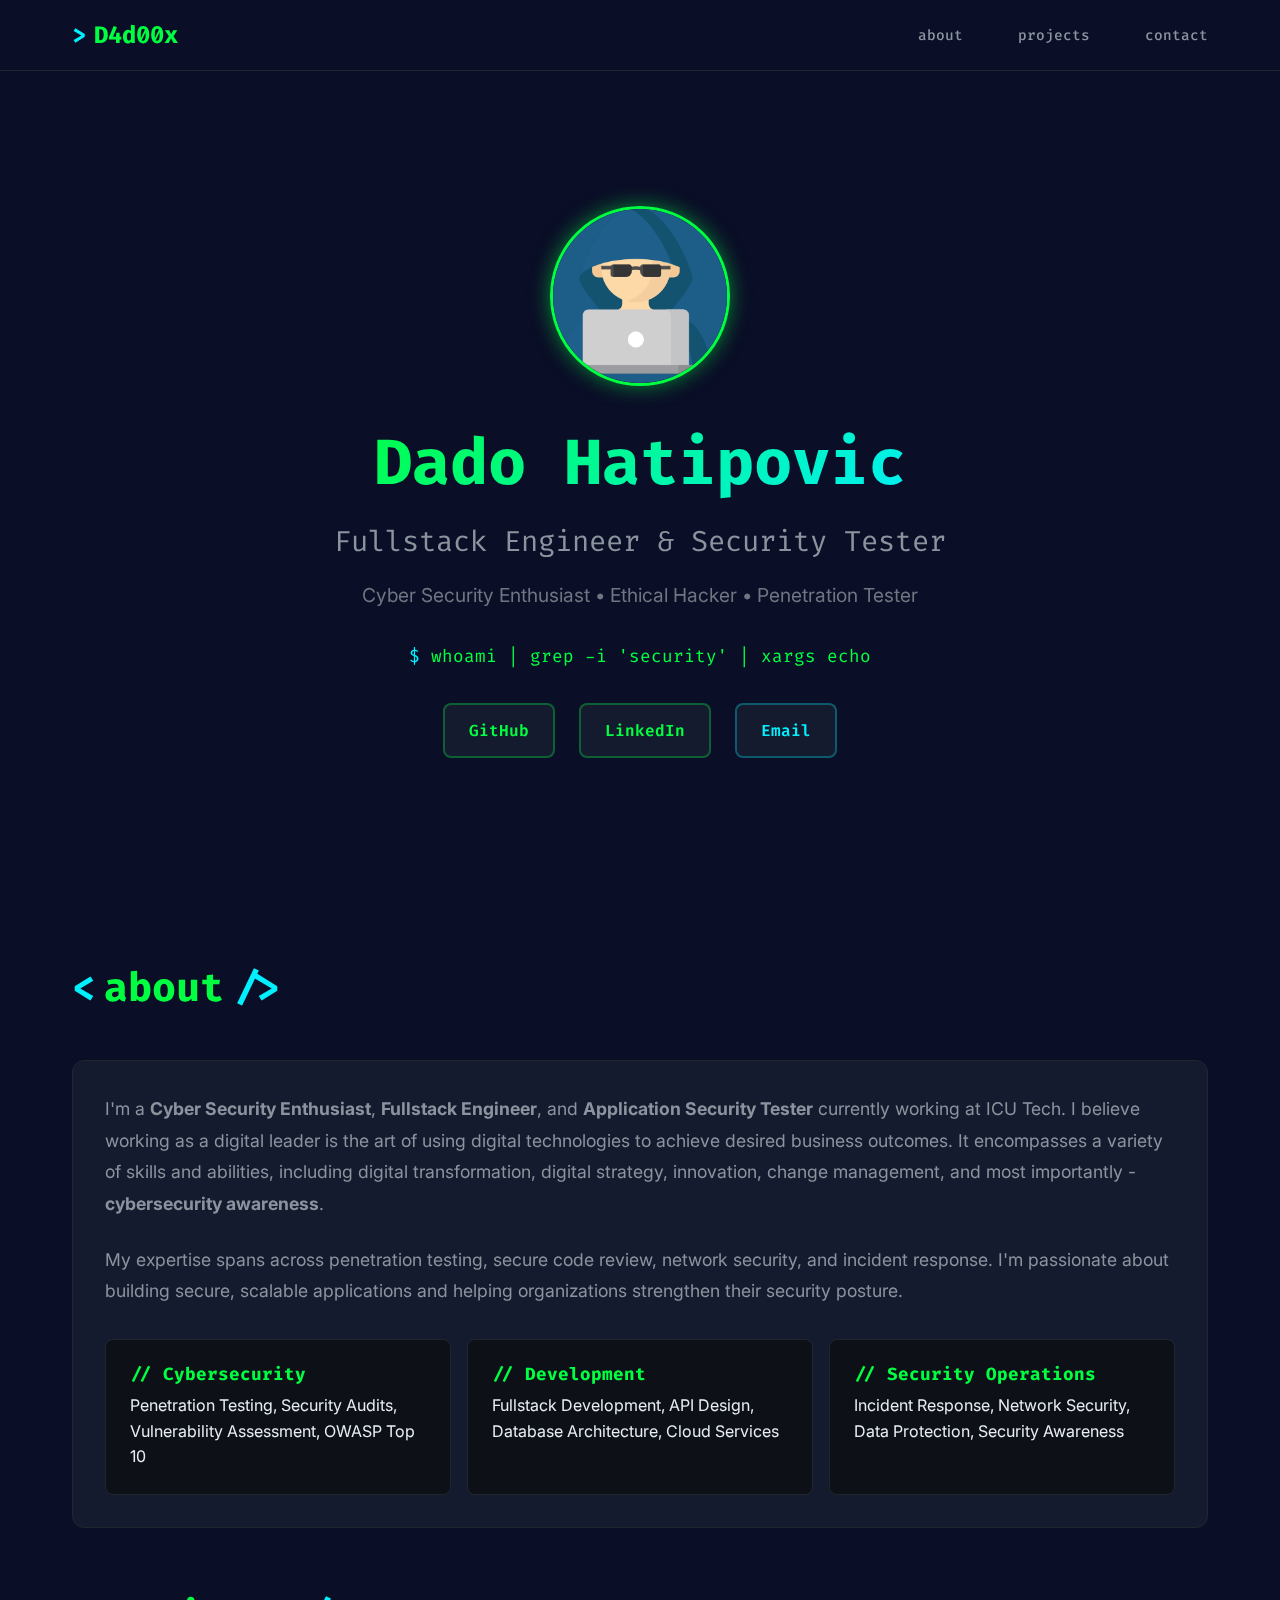
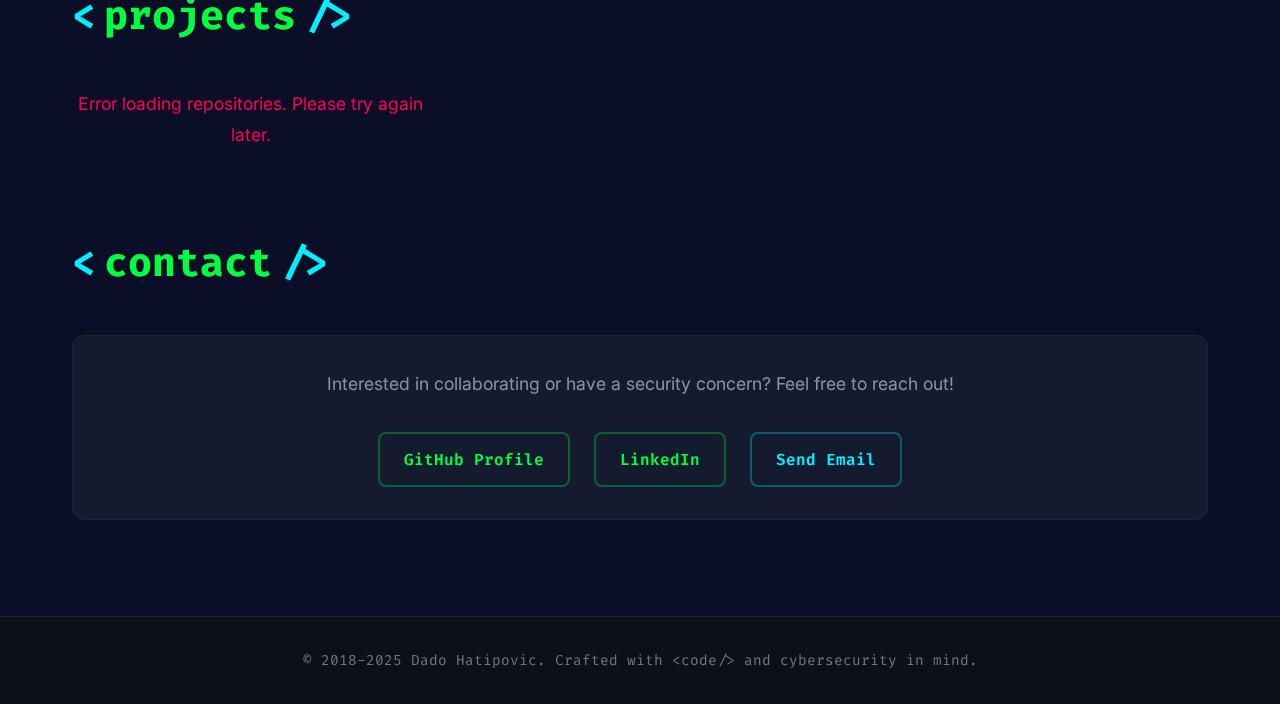
<file: index-new.html>
<!DOCTYPE html>
<html lang="en" class="scroll-smooth">
<head>
    <meta charset="UTF-8">
    <meta name="viewport" content="width=device-width, initial-scale=1.0">
    <meta name="description" content="Dado Hatipovic - Fullstack Engineer & Application Security Tester. Ethical hacker passionate about cybersecurity and penetration testing.">
    <meta name="keywords" content="cybersecurity, ethical hacking, penetration testing, fullstack developer, application security">

    <!-- Open Graph / Social Media -->
    <meta property="og:title" content="Dado Hatipovic | Fullstack Engineer & Security Tester">
    <meta property="og:description" content="Cyber Security Enthusiast - Ethical Hacker - Penetration Tester">
    <meta property="og:type" content="website">

    <title>Dado Hatipovic | Fullstack Engineer & Security Tester</title>

    <!-- Fonts -->
    <link rel="preconnect" href="https://fonts.googleapis.com">
    <link rel="preconnect" href="https://fonts.gstatic.com" crossorigin>
    <link href="https://fonts.googleapis.com/css2?family=Fira+Code:wght@400;500;600;700&family=Inter:wght@400;500;600;700&display=swap" rel="stylesheet">

    <style>
        /* === CSS Variables - Cyber Theme === */
        :root {
            --bg-primary: #0a0e27;
            --bg-secondary: #0d1117;
            --bg-card: #151b2e;
            --bg-card-hover: #1a2236;

            --text-primary: #e6edf3;
            --text-secondary: #8b949e;
            --text-muted: #6e7681;

            --accent-green: #00ff41;
            --accent-cyan: #00f0ff;
            --accent-purple: #b026ff;
            --accent-red: #ff0055;

            --border-color: #21262d;
            --border-accent: rgba(0, 255, 65, 0.3);

            --glow-green: 0 0 20px rgba(0, 255, 65, 0.5);
            --glow-cyan: 0 0 20px rgba(0, 240, 255, 0.5);

            --font-code: 'Fira Code', monospace;
            --font-sans: 'Inter', sans-serif;
        }

        /* === Reset & Base === */
        * {
            margin: 0;
            padding: 0;
            box-sizing: border-box;
        }

        html {
            scroll-behavior: smooth;
        }

        body {
            font-family: var(--font-sans);
            background-color: var(--bg-primary);
            color: var(--text-primary);
            line-height: 1.6;
            overflow-x: hidden;
        }

        /* === Animated Background Grid === */
        body::before {
            content: '';
            position: fixed;
            top: 0;
            left: 0;
            width: 100%;
            height: 100%;
            background-image:
                linear-gradient(rgba(0, 255, 65, 0.05) 1px, transparent 1px),
                linear-gradient(90deg, rgba(0, 255, 65, 0.05) 1px, transparent 1px);
            background-size: 50px 50px;
            z-index: -1;
            opacity: 0.3;
        }

        /* === Typography === */
        h1, h2, h3, h4, h5, h6 {
            font-weight: 700;
            line-height: 1.2;
        }

        .code-text {
            font-family: var(--font-code);
        }

        /* === Navigation === */
        .navbar {
            position: fixed;
            top: 0;
            left: 0;
            right: 0;
            background: rgba(10, 14, 39, 0.9);
            backdrop-filter: blur(10px);
            border-bottom: 1px solid var(--border-color);
            z-index: 1000;
            transition: all 0.3s ease;
        }

        .navbar.scrolled {
            background: rgba(10, 14, 39, 0.95);
            box-shadow: 0 4px 20px rgba(0, 0, 0, 0.5);
        }

        .nav-container {
            max-width: 1200px;
            margin: 0 auto;
            padding: 1rem 2rem;
            display: flex;
            justify-content: space-between;
            align-items: center;
        }

        .nav-logo {
            font-size: 1.5rem;
            font-weight: 700;
            color: var(--accent-green);
            font-family: var(--font-code);
            text-decoration: none;
            display: flex;
            align-items: center;
            gap: 0.5rem;
        }

        .nav-logo::before {
            content: '>';
            color: var(--accent-cyan);
            animation: blink 1s infinite;
        }

        @keyframes blink {
            0%, 50% { opacity: 1; }
            51%, 100% { opacity: 0; }
        }

        .nav-links {
            display: flex;
            gap: 2rem;
            list-style: none;
        }

        .nav-links a {
            color: var(--text-secondary);
            text-decoration: none;
            font-weight: 500;
            transition: all 0.3s ease;
            position: relative;
            font-family: var(--font-code);
            font-size: 0.9rem;
        }

        .nav-links a::before {
            content: '//';
            color: var(--accent-green);
            opacity: 0;
            margin-right: 0.3rem;
            transition: opacity 0.3s ease;
        }

        .nav-links a:hover {
            color: var(--accent-green);
        }

        .nav-links a:hover::before {
            opacity: 1;
        }

        /* Mobile Menu Toggle */
        .mobile-menu-toggle {
            display: none;
            flex-direction: column;
            gap: 5px;
            cursor: pointer;
            padding: 5px;
        }

        .mobile-menu-toggle span {
            width: 25px;
            height: 2px;
            background: var(--accent-green);
            transition: all 0.3s ease;
        }

        /* === Hero Section === */
        .hero {
            min-height: 100vh;
            display: flex;
            align-items: center;
            justify-content: center;
            padding: 8rem 2rem 4rem;
            position: relative;
        }

        .hero-content {
            max-width: 1200px;
            text-align: center;
            animation: fadeInUp 1s ease-out;
        }

        @keyframes fadeInUp {
            from {
                opacity: 0;
                transform: translateY(30px);
            }
            to {
                opacity: 1;
                transform: translateY(0);
            }
        }

        .hero-image {
            width: 180px;
            height: 180px;
            border-radius: 50%;
            border: 3px solid var(--accent-green);
            box-shadow: var(--glow-green);
            margin: 0 auto 2rem;
            object-fit: cover;
            animation: float 3s ease-in-out infinite;
        }

        @keyframes float {
            0%, 100% { transform: translateY(0); }
            50% { transform: translateY(-10px); }
        }

        .hero-title {
            font-size: 4rem;
            margin-bottom: 1rem;
            background: linear-gradient(135deg, var(--accent-green), var(--accent-cyan));
            -webkit-background-clip: text;
            -webkit-text-fill-color: transparent;
            background-clip: text;
            font-family: var(--font-code);
        }

        .hero-subtitle {
            font-size: 1.8rem;
            color: var(--text-secondary);
            margin-bottom: 1rem;
            font-family: var(--font-code);
        }

        .hero-tagline {
            font-size: 1.2rem;
            color: var(--text-muted);
            margin-bottom: 2rem;
        }

        .terminal-text {
            font-family: var(--font-code);
            color: var(--accent-green);
            font-size: 1.1rem;
            margin-bottom: 2rem;
        }

        .terminal-text::before {
            content: '$ ';
            color: var(--accent-cyan);
        }

        /* === Social Links === */
        .social-links {
            display: flex;
            gap: 1.5rem;
            justify-content: center;
            margin-top: 2rem;
        }

        .social-btn {
            display: inline-flex;
            align-items: center;
            gap: 0.5rem;
            padding: 0.8rem 1.5rem;
            background: var(--bg-card);
            border: 2px solid var(--border-accent);
            color: var(--accent-green);
            text-decoration: none;
            border-radius: 8px;
            font-weight: 600;
            font-family: var(--font-code);
            transition: all 0.3s ease;
        }

        .social-btn:hover {
            background: var(--accent-green);
            color: var(--bg-primary);
            box-shadow: var(--glow-green);
            transform: translateY(-3px);
        }

        .social-btn.email {
            border-color: rgba(0, 240, 255, 0.3);
            color: var(--accent-cyan);
        }

        .social-btn.email:hover {
            background: var(--accent-cyan);
            box-shadow: var(--glow-cyan);
        }

        /* === Section Styles === */
        .section {
            max-width: 1200px;
            margin: 4rem auto;
            padding: 0 2rem;
        }

        .section-title {
            font-size: 2.5rem;
            margin-bottom: 1rem;
            color: var(--accent-green);
            font-family: var(--font-code);
            position: relative;
            display: inline-block;
        }

        .section-title::before {
            content: '<';
            color: var(--accent-cyan);
            margin-right: 0.5rem;
        }

        .section-title::after {
            content: '/>';
            color: var(--accent-cyan);
            margin-left: 0.5rem;
        }

        /* === About Section === */
        .about-content {
            background: var(--bg-card);
            padding: 2rem;
            border-radius: 12px;
            border: 1px solid var(--border-color);
            margin-top: 2rem;
        }

        .about-text {
            font-size: 1.1rem;
            line-height: 1.8;
            color: var(--text-secondary);
            margin-bottom: 1.5rem;
        }

        .skills-grid {
            display: grid;
            grid-template-columns: repeat(auto-fit, minmax(250px, 1fr));
            gap: 1rem;
            margin-top: 2rem;
        }

        .skill-card {
            background: var(--bg-secondary);
            padding: 1.5rem;
            border-radius: 8px;
            border: 1px solid var(--border-color);
            transition: all 0.3s ease;
        }

        .skill-card:hover {
            border-color: var(--border-accent);
            transform: translateY(-5px);
            box-shadow: var(--glow-green);
        }

        .skill-card h3 {
            color: var(--accent-green);
            font-size: 1.1rem;
            margin-bottom: 0.5rem;
            font-family: var(--font-code);
        }

        /* === Projects Section === */
        .projects-grid {
            display: grid;
            grid-template-columns: repeat(auto-fill, minmax(350px, 1fr));
            gap: 2rem;
            margin-top: 2rem;
        }

        .project-card {
            background: var(--bg-card);
            border: 1px solid var(--border-color);
            border-radius: 12px;
            padding: 1.5rem;
            transition: all 0.3s ease;
            display: flex;
            flex-direction: column;
            height: 100%;
        }

        .project-card:hover {
            border-color: var(--border-accent);
            transform: translateY(-5px);
            box-shadow: var(--glow-green);
        }

        .project-header {
            display: flex;
            justify-content: space-between;
            align-items: start;
            margin-bottom: 1rem;
        }

        .project-title {
            font-size: 1.3rem;
            color: var(--accent-cyan);
            font-family: var(--font-code);
            margin-bottom: 0.5rem;
        }

        .project-description {
            color: var(--text-secondary);
            line-height: 1.6;
            margin-bottom: 1rem;
            flex-grow: 1;
        }

        .project-meta {
            display: flex;
            gap: 1rem;
            margin-bottom: 1rem;
            flex-wrap: wrap;
        }

        .project-language {
            display: inline-flex;
            align-items: center;
            gap: 0.5rem;
            font-family: var(--font-code);
            font-size: 0.9rem;
            color: var(--text-muted);
        }

        .language-dot {
            width: 10px;
            height: 10px;
            border-radius: 50%;
            background: var(--accent-green);
        }

        .project-stats {
            display: flex;
            gap: 1rem;
            font-size: 0.9rem;
            color: var(--text-muted);
            font-family: var(--font-code);
        }

        .project-links {
            display: flex;
            gap: 1rem;
            margin-top: auto;
        }

        .project-link {
            display: inline-flex;
            align-items: center;
            gap: 0.5rem;
            padding: 0.5rem 1rem;
            background: var(--bg-secondary);
            border: 1px solid var(--border-accent);
            color: var(--accent-green);
            text-decoration: none;
            border-radius: 6px;
            font-size: 0.9rem;
            font-family: var(--font-code);
            transition: all 0.3s ease;
        }

        .project-link:hover {
            background: var(--accent-green);
            color: var(--bg-primary);
            box-shadow: var(--glow-green);
        }

        /* Loading State */
        .loading {
            text-align: center;
            padding: 3rem;
            color: var(--text-secondary);
            font-family: var(--font-code);
        }

        .loading::after {
            content: '...';
            animation: dots 1.5s infinite;
        }

        @keyframes dots {
            0%, 20% { content: '.'; }
            40% { content: '..'; }
            60%, 100% { content: '...'; }
        }

        /* === Footer === */
        .footer {
            background: var(--bg-secondary);
            border-top: 1px solid var(--border-color);
            padding: 2rem;
            text-align: center;
            color: var(--text-muted);
            margin-top: 6rem;
        }

        .footer p {
            font-family: var(--font-code);
            font-size: 0.9rem;
        }

        /* === Responsive Design === */
        @media (max-width: 768px) {
            .nav-links {
                display: none;
            }

            .mobile-menu-toggle {
                display: flex;
            }

            .nav-links.mobile-open {
                display: flex;
                flex-direction: column;
                position: absolute;
                top: 100%;
                left: 0;
                right: 0;
                background: rgba(10, 14, 39, 0.98);
                padding: 2rem;
                border-bottom: 1px solid var(--border-color);
            }

            .hero-title {
                font-size: 2.5rem;
            }

            .hero-subtitle {
                font-size: 1.3rem;
            }

            .hero-tagline {
                font-size: 1rem;
            }

            .social-links {
                flex-direction: column;
                align-items: center;
            }

            .projects-grid {
                grid-template-columns: 1fr;
            }

            .section-title {
                font-size: 2rem;
            }
        }

        @media (max-width: 480px) {
            .hero-title {
                font-size: 2rem;
            }

            .section {
                padding: 0 1rem;
            }
        }
    </style>
</head>
<body>

    <!-- Navigation -->
    <nav class="navbar" id="navbar">
        <div class="nav-container">
            <a href="#hero" class="nav-logo">D4d00x</a>
            <div class="mobile-menu-toggle" id="mobile-toggle">
                <span></span>
                <span></span>
                <span></span>
            </div>
            <ul class="nav-links" id="nav-links">
                <li><a href="#about">about</a></li>
                <li><a href="#projects">projects</a></li>
                <li><a href="#contact">contact</a></li>
            </ul>
        </div>
    </nav>

    <!-- Hero Section -->
    <section class="hero" id="hero">
        <div class="hero-content">
            <img src="./dade.png" alt="Dado Hatipovic" class="hero-image">
            <h1 class="hero-title">Dado Hatipovic</h1>
            <p class="hero-subtitle">Fullstack Engineer & Security Tester</p>
            <p class="hero-tagline">Cyber Security Enthusiast • Ethical Hacker • Penetration Tester</p>
            <p class="terminal-text">whoami | grep -i 'security' | xargs echo</p>

            <div class="social-links">
                <a href="https://github.com/D4d00x" target="_blank" rel="noopener noreferrer" class="social-btn">
                    <span>GitHub</span>
                </a>
                <a href="https://www.linkedin.com/in/dzevad-dado-hatipovic-ab0637205" target="_blank" rel="noopener noreferrer" class="social-btn">
                    <span>LinkedIn</span>
                </a>
                <a href="mailto:dado.cybersec@gmail.com" class="social-btn email">
                    <span>Email</span>
                </a>
            </div>
        </div>
    </section>

    <!-- About Section -->
    <section class="section" id="about">
        <h2 class="section-title">about</h2>
        <div class="about-content">
            <p class="about-text">
                I'm a <strong>Cyber Security Enthusiast</strong>, <strong>Fullstack Engineer</strong>, and <strong>Application Security Tester</strong> currently working at ICU Tech.
                I believe working as a digital leader is the art of using digital technologies to achieve desired business outcomes.
                It encompasses a variety of skills and abilities, including digital transformation, digital strategy, innovation,
                change management, and most importantly - <strong>cybersecurity awareness</strong>.
            </p>
            <p class="about-text">
                My expertise spans across penetration testing, secure code review, network security, and incident response.
                I'm passionate about building secure, scalable applications and helping organizations strengthen their security posture.
            </p>

            <div class="skills-grid">
                <div class="skill-card">
                    <h3>// Cybersecurity</h3>
                    <p>Penetration Testing, Security Audits, Vulnerability Assessment, OWASP Top 10</p>
                </div>
                <div class="skill-card">
                    <h3>// Development</h3>
                    <p>Fullstack Development, API Design, Database Architecture, Cloud Services</p>
                </div>
                <div class="skill-card">
                    <h3>// Security Operations</h3>
                    <p>Incident Response, Network Security, Data Protection, Security Awareness</p>
                </div>
            </div>
        </div>
    </section>

    <!-- Projects Section -->
    <section class="section" id="projects">
        <h2 class="section-title">projects</h2>
        <div class="projects-grid" id="projects-container">
            <div class="loading">Loading repositories from GitHub</div>
        </div>
    </section>

    <!-- Contact Section -->
    <section class="section" id="contact">
        <h2 class="section-title">contact</h2>
        <div class="about-content" style="text-align: center;">
            <p class="about-text" style="margin-bottom: 2rem;">
                Interested in collaborating or have a security concern? Feel free to reach out!
            </p>
            <div class="social-links">
                <a href="https://github.com/D4d00x" target="_blank" rel="noopener noreferrer" class="social-btn">
                    <span>GitHub Profile</span>
                </a>
                <a href="https://www.linkedin.com/in/dzevad-dado-hatipovic-ab0637205" target="_blank" rel="noopener noreferrer" class="social-btn">
                    <span>LinkedIn</span>
                </a>
                <a href="mailto:dado.cybersec@gmail.com" class="social-btn email">
                    <span>Send Email</span>
                </a>
            </div>
        </div>
    </section>

    <!-- Footer -->
    <footer class="footer">
        <p>&copy; 2018-2025 Dado Hatipovic. Crafted with &lt;code/&gt; and cybersecurity in mind.</p>
    </footer>

    <script>
        // ============================================
        // GitHub API Integration
        // ============================================
        const GITHUB_USERNAME = 'D4d00x';
        const GITHUB_API = `https://api.github.com/users/${GITHUB_USERNAME}/repos`;

        // Language color mapping (common languages)
        const languageColors = {
            JavaScript: '#f1e05a',
            Python: '#3572A5',
            Java: '#b07219',
            'C#': '#178600',
            'C++': '#f34b7d',
            C: '#555555',
            Go: '#00ADD8',
            Rust: '#dea584',
            TypeScript: '#2b7489',
            PHP: '#4F5D95',
            Ruby: '#701516',
            Swift: '#ffac45',
            Kotlin: '#F18E33',
            Dart: '#00B4AB',
            HTML: '#e34c26',
            CSS: '#563d7c',
            Shell: '#89e051',
            Vue: '#41b883',
            React: '#61dafb'
        };

        async function fetchGitHubRepos() {
            const container = document.getElementById('projects-container');

            try {
                const response = await fetch(GITHUB_API + '?sort=updated&per_page=100');

                if (!response.ok) {
                    throw new Error('Failed to fetch repositories');
                }

                const repos = await response.json();

                // Filter out forks if you want, and sort by stars
                const filteredRepos = repos
                    .filter(repo => !repo.fork) // Remove this line if you want to show forked repos
                    .sort((a, b) => b.stargazers_count - a.stargazers_count);

                if (filteredRepos.length === 0) {
                    container.innerHTML = '<p class="about-text" style="text-align: center;">No repositories found.</p>';
                    return;
                }

                container.innerHTML = '';

                filteredRepos.forEach(repo => {
                    const card = createProjectCard(repo);
                    container.appendChild(card);
                });

            } catch (error) {
                console.error('Error fetching GitHub repos:', error);
                container.innerHTML = `
                    <p class="about-text" style="text-align: center; color: var(--accent-red);">
                        Error loading repositories. Please try again later.
                    </p>
                `;
            }
        }

        function createProjectCard(repo) {
            const card = document.createElement('div');
            card.className = 'project-card';

            const languageColor = languageColors[repo.language] || '#8b949e';

            card.innerHTML = `
                <div class="project-header">
                    <h3 class="project-title">${repo.name}</h3>
                </div>
                <p class="project-description">
                    ${repo.description || 'No description provided.'}
                </p>
                <div class="project-meta">
                    ${repo.language ? `
                        <span class="project-language">
                            <span class="language-dot" style="background: ${languageColor}"></span>
                            ${repo.language}
                        </span>
                    ` : ''}
                    <span class="project-stats">⭐ ${repo.stargazers_count}</span>
                    <span class="project-stats">🔱 ${repo.forks_count}</span>
                </div>
                <div class="project-links">
                    <a href="${repo.html_url}" target="_blank" rel="noopener noreferrer" class="project-link">
                        View Code
                    </a>
                    ${repo.homepage ? `
                        <a href="${repo.homepage}" target="_blank" rel="noopener noreferrer" class="project-link">
                            Live Demo
                        </a>
                    ` : ''}
                </div>
            `;

            return card;
        }

        // ============================================
        // Navigation Scroll Effect
        // ============================================
        window.addEventListener('scroll', () => {
            const navbar = document.getElementById('navbar');
            if (window.scrollY > 50) {
                navbar.classList.add('scrolled');
            } else {
                navbar.classList.remove('scrolled');
            }
        });

        // ============================================
        // Mobile Menu Toggle
        // ============================================
        const mobileToggle = document.getElementById('mobile-toggle');
        const navLinks = document.getElementById('nav-links');

        mobileToggle.addEventListener('click', () => {
            navLinks.classList.toggle('mobile-open');
        });

        // Close mobile menu when clicking a link
        navLinks.querySelectorAll('a').forEach(link => {
            link.addEventListener('click', () => {
                navLinks.classList.remove('mobile-open');
            });
        });

        // ============================================
        // Initialize
        // ============================================
        document.addEventListener('DOMContentLoaded', () => {
            fetchGitHubRepos();
        });
    </script>

</body>
</html>
</file>
